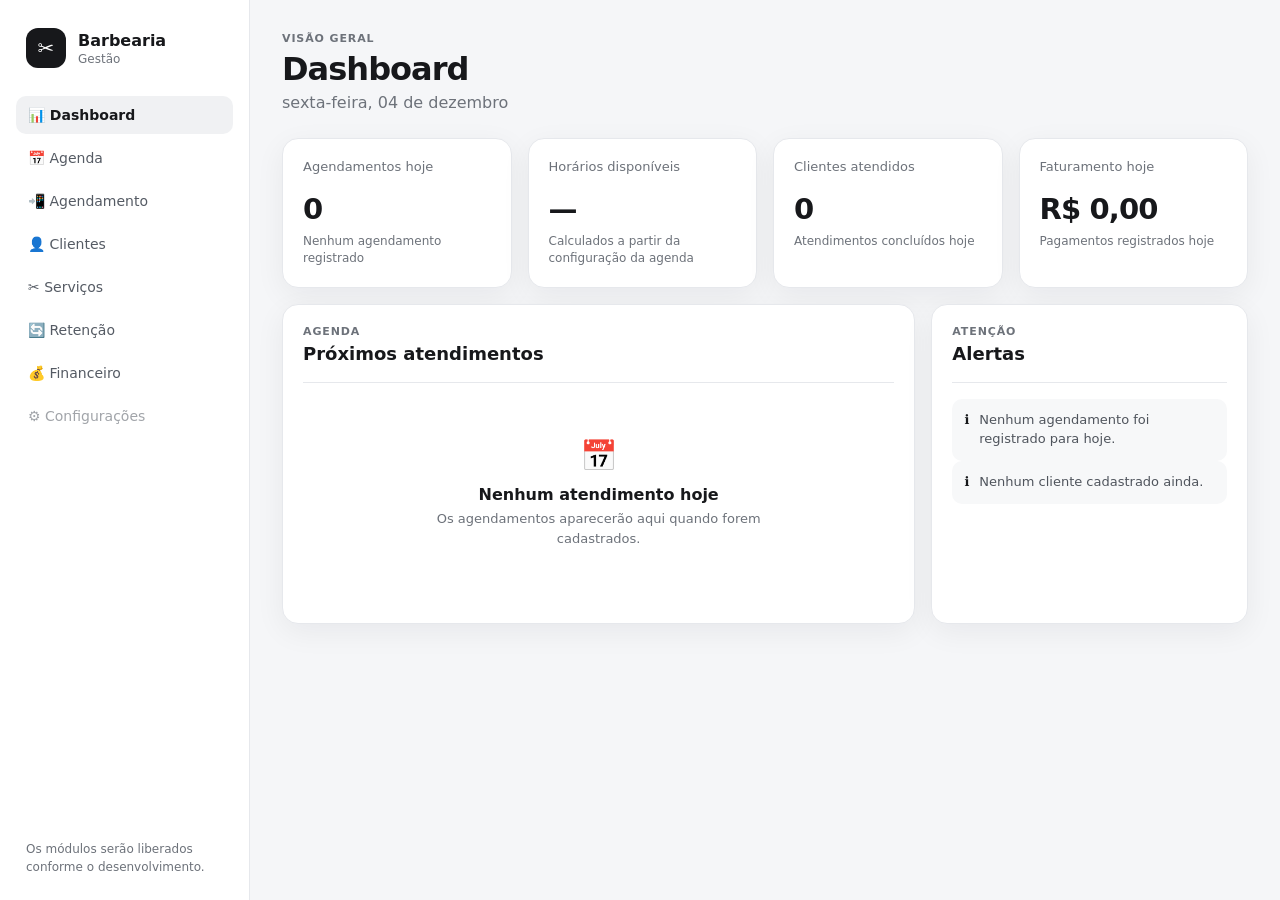
<file: index.html>
<!DOCTYPE html>
<html lang="pt-BR">
<head>
  <meta charset="UTF-8">
  <meta name="viewport" content="width=device-width, initial-scale=1.0">
  <meta name="description" content="Dashboard de gestão para barbearias.">
  <title>Barbearia — Dashboard</title>
  <link rel="stylesheet" href="css/style.css">
</head>
<body>
  <div class="app">
    <aside class="sidebar" aria-label="Navegação principal">
      <div class="brand">
        <span class="brand-mark" aria-hidden="true">✂</span>
        <div><strong>Barbearia</strong><small>Gestão</small></div>
      </div>
      <nav>
        <a class="nav-link active" href="index.html" aria-current="page">📊 Dashboard</a>
        <a class="nav-link" href="agenda.html">📅 Agenda</a>
        <a class="nav-link" href="agendamento.html">📲 Agendamento</a>
        <a class="nav-link" href="clientes.html">👤 Clientes</a>
        <a class="nav-link" href="servicos.html">✂️ Serviços</a>
        <a class="nav-link" href="retencao.html">🔄 Retenção</a>
        <a class="nav-link" href="financeiro.html">💰 Financeiro</a>
        <a class="nav-link" href="#" aria-disabled="true">⚙️ Configurações</a>
      </nav>
      <p class="sidebar-note">Os módulos serão liberados conforme o desenvolvimento.</p>
    </aside>

    <main class="main">
      <header class="topbar">
        <div>
          <p class="eyebrow">Visão geral</p>
          <h1>Dashboard</h1>
          <p id="today-label" class="muted"></p>
        </div>
      </header>

      <section class="cards" aria-label="Resumo do dia">
        <article class="card">
          <span class="card-label">Agendamentos hoje</span>
          <strong id="appointments-today">0</strong>
          <span class="card-help">Nenhum agendamento registrado</span>
        </article>
        <article class="card">
          <span class="card-label">Horários disponíveis</span>
          <strong id="available-slots">—</strong>
          <span class="card-help">Calculados a partir da configuração da agenda</span>
        </article>
        <article class="card">
          <span class="card-label">Clientes atendidos</span>
          <strong id="clients-served">0</strong>
          <span class="card-help">Atendimentos concluídos hoje</span>
        </article>
        <article class="card">
          <span class="card-label">Faturamento hoje</span>
          <strong id="revenue-today">R$ 0,00</strong>
          <span class="card-help">Pagamentos registrados hoje</span>
        </article>
      </section>

      <section class="dashboard-grid">
        <article class="panel">
          <div class="panel-header">
            <div>
              <p class="eyebrow">Agenda</p>
              <h2>Próximos atendimentos</h2>
            </div>
          </div>
          <div id="appointments-list" class="empty-state">
            <span class="empty-icon" aria-hidden="true">📅</span>
            <strong>Nenhum atendimento hoje</strong>
            <p>Os agendamentos aparecerão aqui quando forem cadastrados.</p>
          </div>
        </article>

        <article class="panel">
          <div class="panel-header">
            <div>
              <p class="eyebrow">Atenção</p>
              <h2>Alertas</h2>
            </div>
          </div>
          <div id="alerts" class="alert-list">
            <div class="alert-item">
              <span>ℹ️</span>
              <p>A agenda ainda não possui horários configurados.</p>
            </div>
          </div>
        </article>
      </section>
    </main>
  </div>
  <script src="js/app.js"></script>
</body>
</html>
</file>
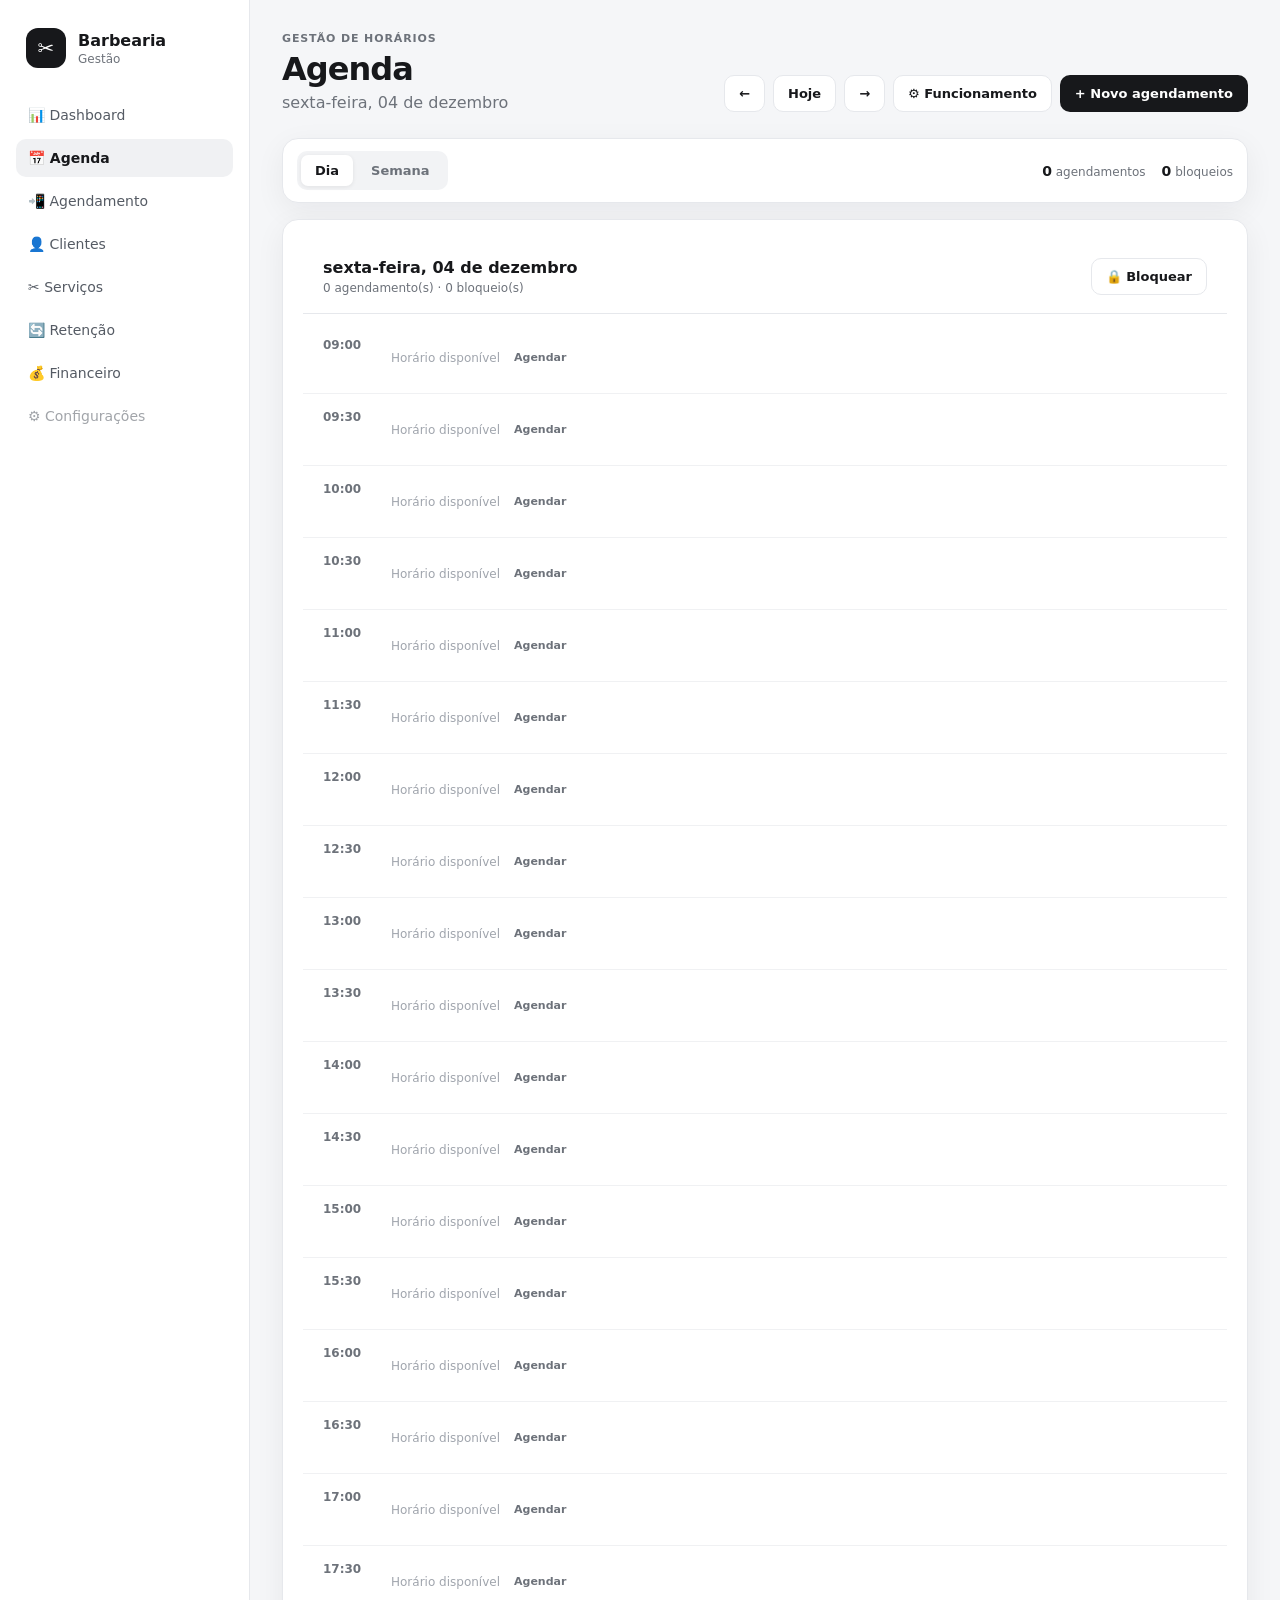
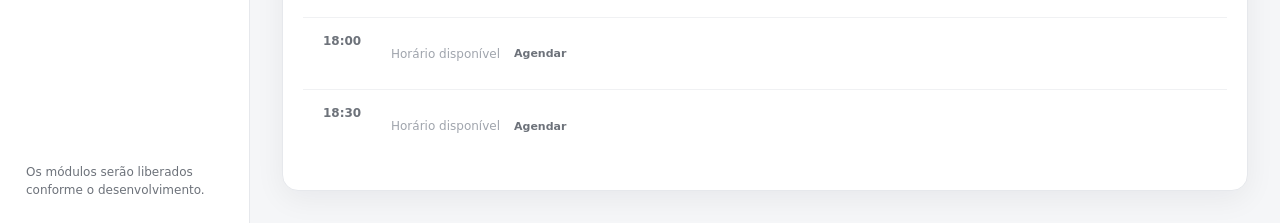
<file: agenda.html>
<!DOCTYPE html>
<html lang="pt-BR">
<head>
  <meta charset="UTF-8">
  <meta name="viewport" content="width=device-width, initial-scale=1.0">
  <meta name="description" content="Agenda de atendimentos da barbearia.">
  <title>Barbearia — Agenda</title>
  <link rel="stylesheet" href="css/style.css">
  <link rel="stylesheet" href="css/agenda.css">
</head>
<body>
  <div class="app">
    <aside class="sidebar" aria-label="Navegação principal">
      <div class="brand"><span class="brand-mark" aria-hidden="true">✂</span><div><strong>Barbearia</strong><small>Gestão</small></div></div>
      <nav>
        <a class="nav-link" href="index.html">📊 Dashboard</a>
        <a class="nav-link active" href="agenda.html" aria-current="page">📅 Agenda</a>
        <a class="nav-link" href="agendamento.html">📲 Agendamento</a>
        <a class="nav-link" href="clientes.html">👤 Clientes</a>
        <a class="nav-link" href="servicos.html">✂️ Serviços</a>
        <a class="nav-link" href="retencao.html">🔄 Retenção</a>
        <a class="nav-link" href="financeiro.html">💰 Financeiro</a>
        <a class="nav-link" href="#" aria-disabled="true">⚙️ Configurações</a>
      </nav>
      <p class="sidebar-note">Os módulos serão liberados conforme o desenvolvimento.</p>
    </aside>

    <main class="main">
      <header class="topbar agenda-topbar">
        <div><p class="eyebrow">Gestão de horários</p><h1>Agenda</h1><p id="agenda-period-label" class="muted"></p></div>
        <div class="agenda-actions">
          <button id="previous-day" class="button button-secondary" type="button" aria-label="Período anterior">←</button>
          <button id="today-button" class="button button-secondary" type="button">Hoje</button>
          <button id="next-day" class="button button-secondary" type="button" aria-label="Próximo período">→</button>
          <button id="settings-button" class="button button-secondary" type="button">⚙ Funcionamento</button>
          <button id="new-appointment" class="button button-primary" type="button">+ Novo agendamento</button>
        </div>
      </header>

      <section class="agenda-toolbar panel" aria-label="Controles da agenda">
        <div class="view-switcher" role="group" aria-label="Visualização">
          <button class="view-button active" type="button" data-view="day" aria-pressed="true">Dia</button>
          <button class="view-button" type="button" data-view="week" aria-pressed="false">Semana</button>
        </div>
        <div class="agenda-summary" aria-live="polite"><span><strong id="scheduled-count">0</strong> agendamentos</span><span><strong id="blocked-count">0</strong> bloqueios</span></div>
      </section>

      <section id="agenda-container" class="agenda-container" aria-live="polite"></section>
    </main>
  </div>

  <dialog id="appointment-dialog" class="modal">
    <form id="appointment-form" method="dialog">
      <input name="id" type="hidden">
      <div class="modal-header"><div><p class="eyebrow">Atendimento</p><h2 id="appointment-dialog-title">Agendar horário</h2></div><button id="close-dialog" class="icon-button" type="button" aria-label="Fechar">×</button></div>
      <div class="form-grid">
        <label>Cliente<input name="clientName" type="text" required maxlength="100" placeholder="Nome do cliente"></label>
        <label>WhatsApp<input name="clientPhone" type="tel" maxlength="20" placeholder="(00) 00000-0000"></label>
        <label>Serviço<input name="serviceName" type="text" required maxlength="100" placeholder="Ex.: Corte"></label>
        <label>Barbeiro<input name="barberName" type="text" maxlength="100" placeholder="Nome do barbeiro"></label>
        <label>Data<input name="date" type="date" required></label>
        <label>Horário<input name="time" type="time" required></label>
        <label>Duração<select name="duration"><option value="30">30 minutos</option><option value="45" selected>45 minutos</option><option value="60">60 minutos</option><option value="90">90 minutos</option><option value="120">120 minutos</option></select></label>
        <label>Observação<input name="notes" type="text" maxlength="200" placeholder="Opcional"></label>
      </div>
      <p id="form-error" class="form-error" role="alert" aria-live="assertive"></p>
      <div class="modal-actions"><button id="cancel-dialog" class="button button-secondary" type="button">Cancelar</button><button id="save-appointment" class="button button-primary" type="submit">Salvar agendamento</button></div>
    </form>
  </dialog>

  <dialog id="block-dialog" class="modal">
    <form id="block-form" method="dialog">
      <div class="modal-header"><div><p class="eyebrow">Indisponibilidade</p><h2>Bloquear horário</h2></div><button id="close-block-dialog" class="icon-button" type="button" aria-label="Fechar">×</button></div>
      <div class="form-grid"><label>Data<input name="date" type="date" required></label><label>Horário<input name="time" type="time" required></label><label>Motivo<input name="reason" type="text" maxlength="120" placeholder="Ex.: Compromisso pessoal"></label></div>
      <p id="block-error" class="form-error" role="alert" aria-live="assertive"></p>
      <div class="modal-actions"><button id="cancel-block-dialog" class="button button-secondary" type="button">Cancelar</button><button class="button button-primary" type="submit">Bloquear horário</button></div>
    </form>
  </dialog>

  <dialog id="settings-dialog" class="modal">
    <form id="settings-form" method="dialog">
      <div class="modal-header"><div><p class="eyebrow">Funcionamento</p><h2>Configurar agenda</h2></div><button id="close-settings-dialog" class="icon-button" type="button" aria-label="Fechar">×</button></div>
      <div class="settings-days"><span class="field-title">Dias de funcionamento</span><div class="day-checks">
        <label><input type="checkbox" name="operatingDays" value="1"> Seg</label><label><input type="checkbox" name="operatingDays" value="2"> Ter</label><label><input type="checkbox" name="operatingDays" value="3"> Qua</label><label><input type="checkbox" name="operatingDays" value="4"> Qui</label><label><input type="checkbox" name="operatingDays" value="5"> Sex</label><label><input type="checkbox" name="operatingDays" value="6"> Sáb</label><label><input type="checkbox" name="operatingDays" value="0"> Dom</label>
      </div></div>
      <div class="form-grid"><label>Abre às<input name="openingTime" type="time" required></label><label>Fecha às<input name="closingTime" type="time" required></label></div>
      <p id="settings-error" class="form-error" role="alert" aria-live="assertive"></p>
      <div class="modal-actions"><button id="cancel-settings-dialog" class="button button-secondary" type="button">Cancelar</button><button class="button button-primary" type="submit">Salvar funcionamento</button></div>
    </form>
  </dialog>

  <script src="js/agenda.js"></script>
</body>
</html>
</file>
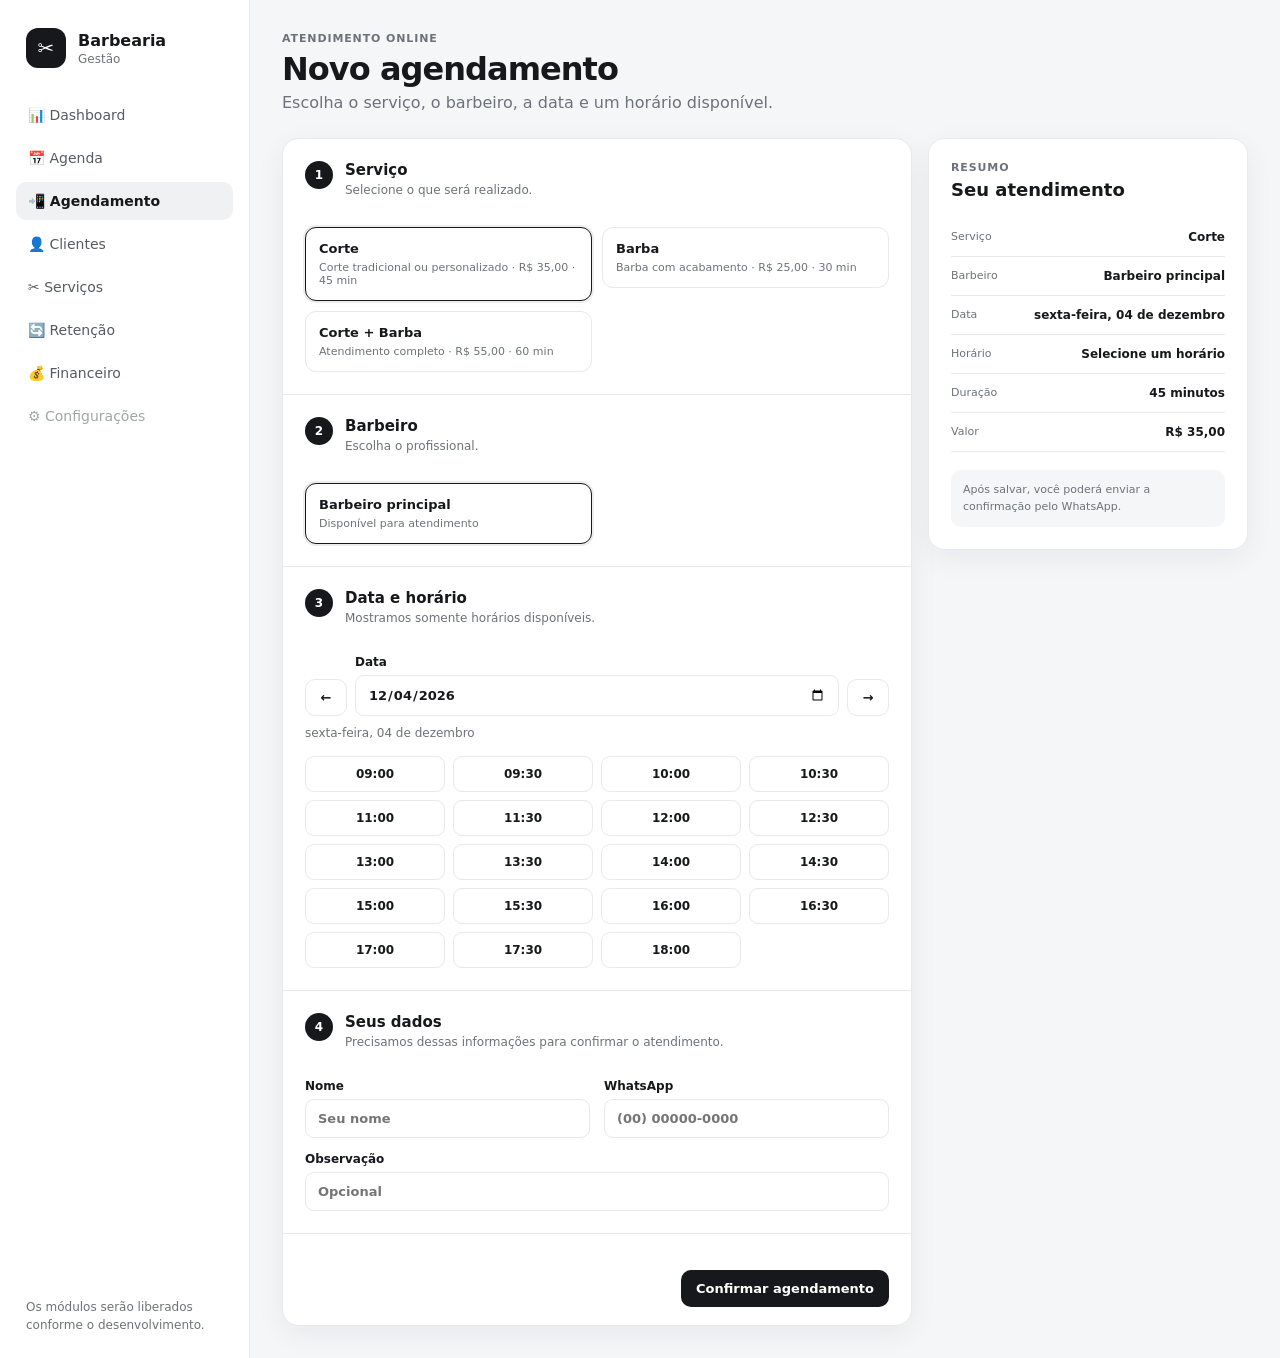
<file: agendamento.html>
<!DOCTYPE html>
<html lang="pt-BR">
<head>
  <meta charset="UTF-8">
  <meta name="viewport" content="width=device-width, initial-scale=1.0">
  <meta name="description" content="Agendamento online da barbearia.">
  <title>Barbearia — Agendamento</title>
  <link rel="stylesheet" href="css/style.css">
  <link rel="stylesheet" href="css/agendamento.css">
</head>
<body>
  <div class="app">
    <aside class="sidebar" aria-label="Navegação principal">
      <div class="brand"><span class="brand-mark" aria-hidden="true">✂</span><div><strong>Barbearia</strong><small>Gestão</small></div></div>
      <nav>
        <a class="nav-link" href="index.html">📊 Dashboard</a>
        <a class="nav-link" href="agenda.html">📅 Agenda</a>
        <a class="nav-link active" href="agendamento.html" aria-current="page">📲 Agendamento</a>
        <a class="nav-link" href="clientes.html">👤 Clientes</a>
        <a class="nav-link" href="servicos.html">✂️ Serviços</a>
        <a class="nav-link" href="retencao.html">🔄 Retenção</a>
        <a class="nav-link" href="financeiro.html">💰 Financeiro</a>
        <a class="nav-link" href="#" aria-disabled="true">⚙️ Configurações</a>
      </nav>
      <p class="sidebar-note">Os módulos serão liberados conforme o desenvolvimento.</p>
    </aside>

    <main class="main">
      <header class="topbar">
        <div>
          <p class="eyebrow">Atendimento online</p>
          <h1>Novo agendamento</h1>
          <p class="muted">Escolha o serviço, o barbeiro, a data e um horário disponível.</p>
        </div>
      </header>

      <section class="booking-layout">
        <form id="booking-form" class="panel booking-card" novalidate>
          <div class="booking-section">
            <div class="section-heading"><span class="step">1</span><div><h2>Serviço</h2><p>Selecione o que será realizado.</p></div></div>
            <div id="service-options" class="choice-grid" role="radiogroup" aria-label="Serviços"></div>
          </div>

          <div class="booking-section">
            <div class="section-heading"><span class="step">2</span><div><h2>Barbeiro</h2><p>Escolha o profissional.</p></div></div>
            <div id="barber-options" class="choice-grid" role="radiogroup" aria-label="Barbeiros"></div>
          </div>

          <div class="booking-section">
            <div class="section-heading"><span class="step">3</span><div><h2>Data e horário</h2><p>Mostramos somente horários disponíveis.</p></div></div>
            <div class="date-row">
              <button id="previous-date" class="button button-secondary" type="button" aria-label="Data anterior">←</button>
              <label class="date-field">Data<input id="booking-date" type="date" required></label>
              <button id="next-date" class="button button-secondary" type="button" aria-label="Próxima data">→</button>
            </div>
            <div id="date-hint" class="date-hint" aria-live="polite"></div>
            <div id="slot-options" class="slot-grid" role="radiogroup" aria-label="Horários disponíveis"></div>
          </div>

          <div class="booking-section">
            <div class="section-heading"><span class="step">4</span><div><h2>Seus dados</h2><p>Precisamos dessas informações para confirmar o atendimento.</p></div></div>
            <div class="form-grid">
              <label>Nome<input id="client-name" type="text" maxlength="100" autocomplete="name" required placeholder="Seu nome"></label>
              <label>WhatsApp<input id="client-phone" type="tel" maxlength="20" autocomplete="tel" required placeholder="(00) 00000-0000"></label>
              <label class="full">Observação<input id="client-notes" type="text" maxlength="200" placeholder="Opcional"></label>
            </div>
          </div>

          <p id="booking-error" class="form-error" role="alert" aria-live="assertive"></p>
          <div class="booking-actions"><button class="button button-primary" type="submit">Confirmar agendamento</button></div>
        </form>

        <aside class="panel booking-summary" aria-label="Resumo do agendamento">
          <p class="eyebrow">Resumo</p>
          <h2>Seu atendimento</h2>
          <dl>
            <div><dt>Serviço</dt><dd id="summary-service">Selecione um serviço</dd></div>
            <div><dt>Barbeiro</dt><dd id="summary-barber">Selecione um barbeiro</dd></div>
            <div><dt>Data</dt><dd id="summary-date">Selecione uma data</dd></div>
            <div><dt>Horário</dt><dd id="summary-time">Selecione um horário</dd></div>
            <div><dt>Duração</dt><dd id="summary-duration">—</dd></div>
            <div><dt>Valor</dt><dd id="summary-price">—</dd></div>
          </dl>
          <div class="summary-note">Após salvar, você poderá enviar a confirmação pelo WhatsApp.</div>
        </aside>
      </section>
    </main>
  </div>

  <dialog id="success-dialog" class="modal">
    <div class="success-content">
      <span class="success-icon" aria-hidden="true">✓</span>
      <p class="eyebrow">Agendamento realizado</p>
      <h2>Horário reservado</h2>
      <p id="success-message"></p>
      <div class="modal-actions">
        <button id="whatsapp-button" class="button button-primary" type="button">Confirmar pelo WhatsApp</button>
        <button id="close-success" class="button button-secondary" type="button">Fechar</button>
      </div>
    </div>
  </dialog>

  <script src="js/agendamento.js"></script>
</body>
</html>
</file>
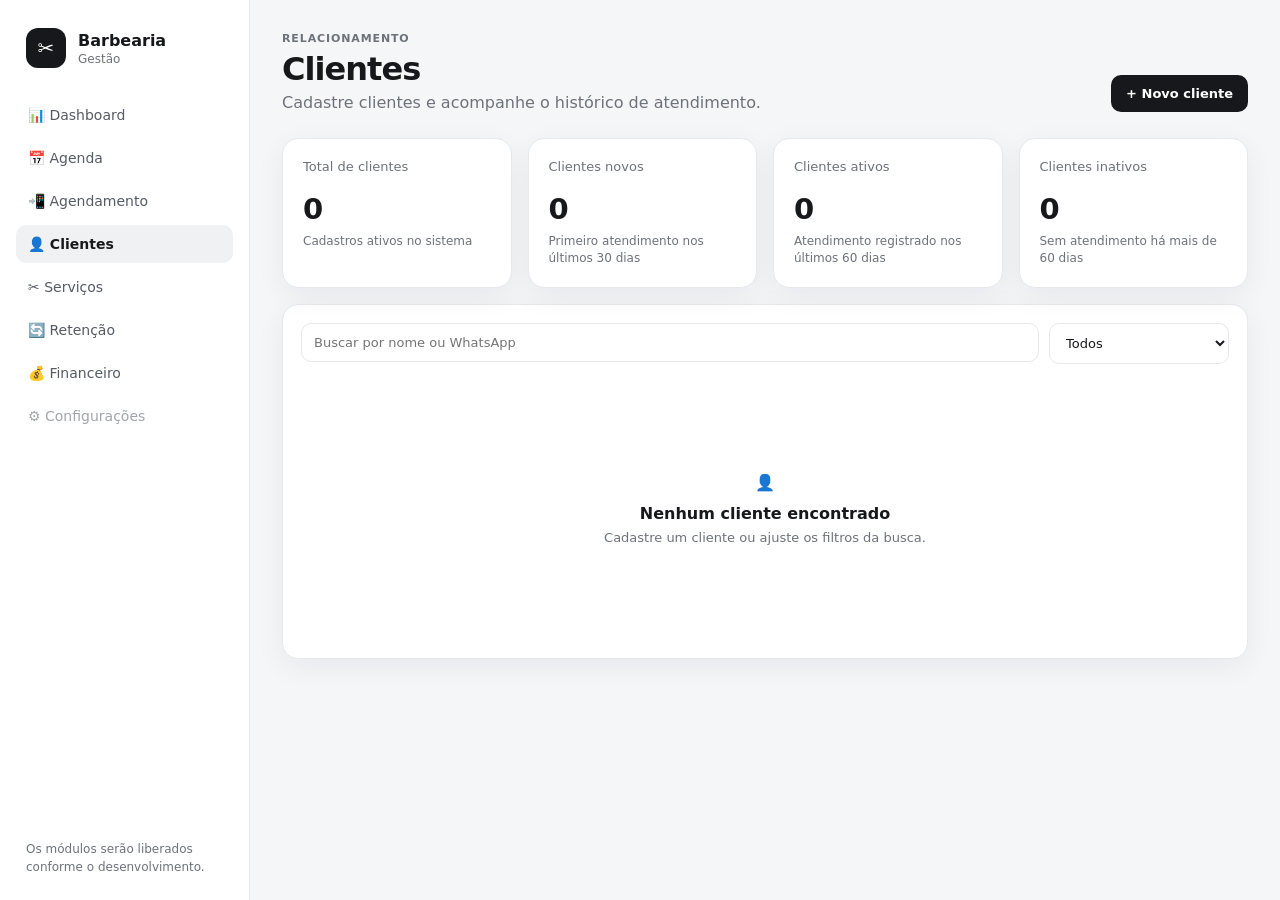
<file: clientes.html>
<!DOCTYPE html>
<html lang="pt-BR">
<head>
  <meta charset="UTF-8">
  <meta name="viewport" content="width=device-width, initial-scale=1.0">
  <meta name="description" content="Cadastro e acompanhamento de clientes da barbearia.">
  <title>Barbearia — Clientes</title>
  <link rel="stylesheet" href="css/style.css">
  <link rel="stylesheet" href="css/clientes.css">
</head>
<body>
  <div class="app">
    <aside class="sidebar" aria-label="Navegação principal">
      <div class="brand"><span class="brand-mark" aria-hidden="true">✂</span><div><strong>Barbearia</strong><small>Gestão</small></div></div>
      <nav>
        <a class="nav-link" href="index.html">📊 Dashboard</a>
        <a class="nav-link" href="agenda.html">📅 Agenda</a>
        <a class="nav-link" href="agendamento.html">📲 Agendamento</a>
        <a class="nav-link active" href="clientes.html" aria-current="page">👤 Clientes</a>
        <a class="nav-link" href="servicos.html">✂️ Serviços</a>
        <a class="nav-link" href="retencao.html">🔄 Retenção</a>
        <a class="nav-link" href="financeiro.html">💰 Financeiro</a>
        <a class="nav-link" href="#" aria-disabled="true">⚙️ Configurações</a>
      </nav>
      <p class="sidebar-note">Os módulos serão liberados conforme o desenvolvimento.</p>
    </aside>
    <main class="main">
      <header class="topbar clients-topbar">
        <div><p class="eyebrow">Relacionamento</p><h1>Clientes</h1><p class="muted">Cadastre clientes e acompanhe o histórico de atendimento.</p></div>
        <button id="new-client" class="button button-primary" type="button">+ Novo cliente</button>
      </header>

      <section class="client-stats" aria-label="Resumo dos clientes">
        <article class="card"><span class="card-label">Total de clientes</span><strong id="total-clients">0</strong><span class="card-help">Cadastros ativos no sistema</span></article>
        <article class="card"><span class="card-label">Clientes novos</span><strong id="new-clients">0</strong><span class="card-help">Primeiro atendimento nos últimos 30 dias</span></article>
        <article class="card"><span class="card-label">Clientes ativos</span><strong id="active-clients">0</strong><span class="card-help">Atendimento registrado nos últimos 60 dias</span></article>
        <article class="card"><span class="card-label">Clientes inativos</span><strong id="inactive-clients">0</strong><span class="card-help">Sem atendimento há mais de 60 dias</span></article>
      </section>

      <section class="panel clients-panel">
        <div class="clients-toolbar">
          <label class="search-field"><span class="sr-only">Pesquisar clientes</span><input id="client-search" type="search" placeholder="Buscar por nome ou WhatsApp" autocomplete="off"></label>
          <select id="client-filter" aria-label="Filtrar clientes">
            <option value="todos">Todos</option><option value="novos">Novos</option><option value="ativos">Ativos</option><option value="inativos">Inativos</option>
          </select>
        </div>
        <div id="clients-list" class="clients-list" aria-live="polite"></div>
      </section>
    </main>
  </div>

  <dialog id="client-dialog" class="modal">
    <form id="client-form" method="dialog">
      <input name="id" type="hidden">
      <div class="modal-header"><div><p class="eyebrow">Cadastro</p><h2 id="client-dialog-title">Novo cliente</h2></div><button id="close-client-dialog" class="icon-button" type="button" aria-label="Fechar">×</button></div>
      <div class="form-grid">
        <label>Nome<input name="name" type="text" required maxlength="100" autocomplete="name" placeholder="Nome completo"></label>
        <label>WhatsApp<input name="phone" type="tel" maxlength="20" autocomplete="tel" placeholder="(00) 00000-0000"></label>
        <label class="full-field">Preferências<input name="preferences" type="text" maxlength="240" placeholder="Ex.: prefere degradê baixo"></label>
        <label class="full-field">Observações<textarea name="notes" maxlength="500" rows="4" placeholder="Observações importantes sobre o cliente"></textarea></label>
      </div>
      <p id="client-form-error" class="form-error" role="alert" aria-live="assertive"></p>
      <div class="modal-actions"><button id="cancel-client-dialog" class="button button-secondary" type="button">Cancelar</button><button class="button button-primary" type="submit">Salvar cliente</button></div>
    </form>
  </dialog>

  <dialog id="history-dialog" class="modal history-modal">
    <div class="modal-header"><div><p class="eyebrow">Histórico</p><h2 id="history-title">Cliente</h2></div><button id="close-history-dialog" class="icon-button" type="button" aria-label="Fechar">×</button></div>
    <div id="history-summary" class="history-summary"></div>
    <div id="history-list" class="history-list"></div>
  </dialog>
  <script src="js/clientes.js"></script>
</body>
</html>
</file>
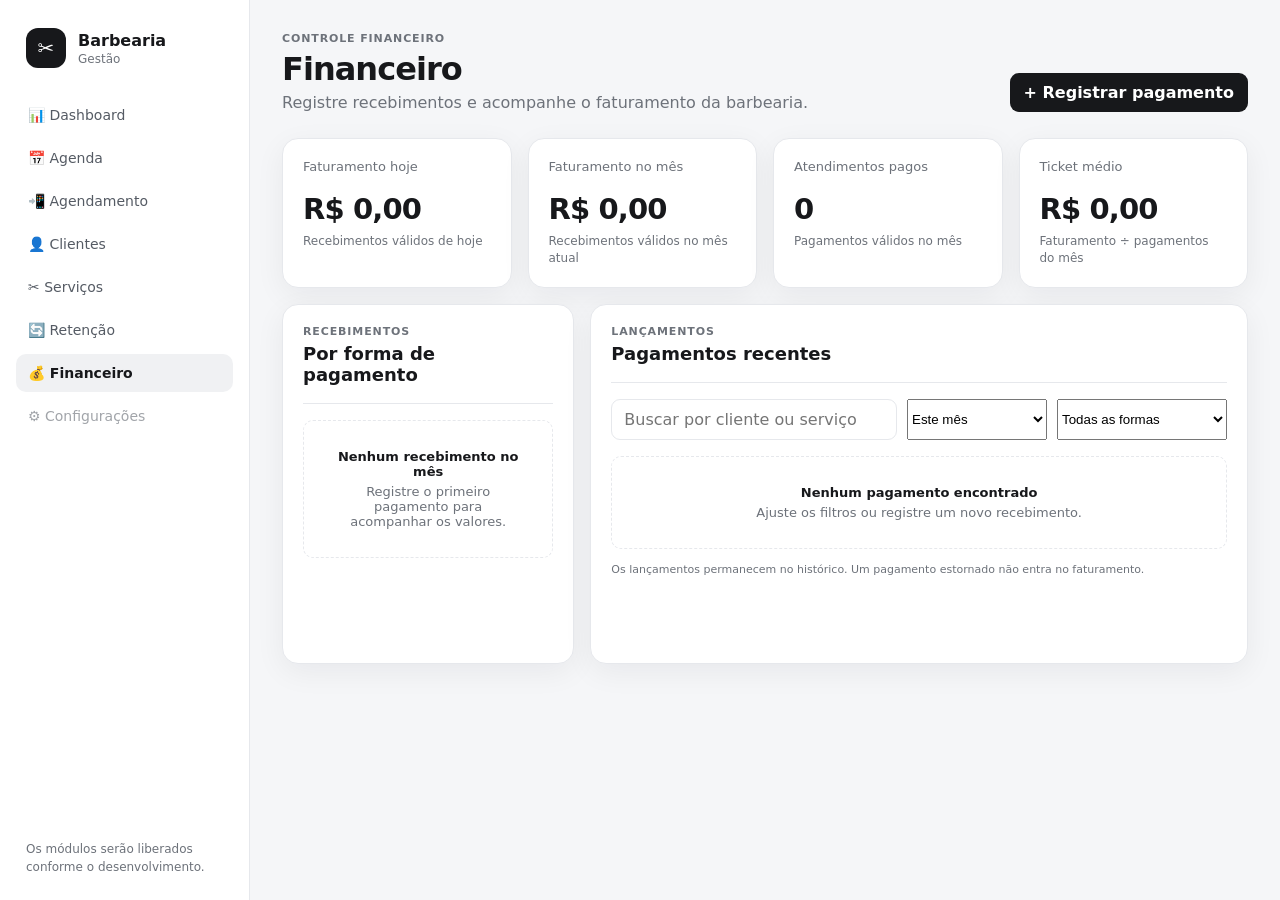
<file: financeiro.html>
<!DOCTYPE html><html lang="pt-BR"><head><meta charset="UTF-8"><meta name="viewport" content="width=device-width, initial-scale=1.0"><meta name="description" content="Controle financeiro da barbearia."><title>Barbearia — Financeiro</title><link rel="stylesheet" href="css/style.css"><link rel="stylesheet" href="css/financeiro.css"></head><body><div class="app"><aside class="sidebar" aria-label="Navegação principal"><div class="brand"><span class="brand-mark" aria-hidden="true">✂</span><div><strong>Barbearia</strong><small>Gestão</small></div></div><nav><a class="nav-link" href="index.html">📊 Dashboard</a><a class="nav-link" href="agenda.html">📅 Agenda</a><a class="nav-link" href="agendamento.html">📲 Agendamento</a><a class="nav-link" href="clientes.html">👤 Clientes</a><a class="nav-link" href="servicos.html">✂️ Serviços</a><a class="nav-link" href="retencao.html">🔄 Retenção</a><a class="nav-link active" href="financeiro.html" aria-current="page">💰 Financeiro</a><a class="nav-link" href="#" aria-disabled="true">⚙️ Configurações</a></nav><p class="sidebar-note">Os módulos serão liberados conforme o desenvolvimento.</p></aside><main class="main"><header class="topbar finance-topbar"><div><p class="eyebrow">Controle financeiro</p><h1>Financeiro</h1><p class="muted">Registre recebimentos e acompanhe o faturamento da barbearia.</p></div><button id="new-payment" class="button button-primary" type="button">+ Registrar pagamento</button></header><section class="finance-stats" aria-label="Resumo financeiro"><article class="card"><span class="card-label">Faturamento hoje</span><strong id="revenue-today">R$ 0,00</strong><span class="card-help">Recebimentos válidos de hoje</span></article><article class="card"><span class="card-label">Faturamento no mês</span><strong id="revenue-month">R$ 0,00</strong><span class="card-help">Recebimentos válidos no mês atual</span></article><article class="card"><span class="card-label">Atendimentos pagos</span><strong id="paid-count">0</strong><span class="card-help">Pagamentos válidos no mês</span></article><article class="card"><span class="card-label">Ticket médio</span><strong id="average-ticket">R$ 0,00</strong><span class="card-help">Faturamento ÷ pagamentos do mês</span></article></section><section class="finance-grid"><article class="panel payment-methods"><div class="panel-header"><div><p class="eyebrow">Recebimentos</p><h2>Por forma de pagamento</h2></div></div><div id="method-summary" class="method-summary" aria-live="polite"></div></article><article class="panel"><div class="panel-header"><div><p class="eyebrow">Lançamentos</p><h2>Pagamentos recentes</h2></div></div><div class="finance-toolbar"><label class="search-field"><span class="sr-only">Pesquisar pagamentos</span><input id="payment-search" type="search" placeholder="Buscar por cliente ou serviço" autocomplete="off"></label><select id="payment-period" aria-label="Período"><option value="today">Hoje</option><option value="month" selected>Este mês</option><option value="all">Todos</option></select><select id="payment-method" aria-label="Forma de pagamento"><option value="todos">Todas as formas</option><option value="pix">Pix</option><option value="dinheiro">Dinheiro</option><option value="debito">Débito</option><option value="credito">Crédito</option></select></div><div id="payments-list" class="payments-list" aria-live="polite"></div><p class="finance-note">Os lançamentos permanecem no histórico. Um pagamento estornado não entra no faturamento.</p></article></section></main></div><dialog id="payment-dialog" class="modal"><form id="payment-form" method="dialog"><input name="id" type="hidden"><div class="modal-header"><div><p class="eyebrow">Recebimento</p><h2 id="payment-dialog-title">Registrar pagamento</h2></div><button id="close-payment-dialog" class="icon-button" type="button" aria-label="Fechar">×</button></div><div class="form-grid"><label>Cliente<input name="clientName" type="text" required maxlength="100" placeholder="Nome do cliente"></label><label>WhatsApp<input name="clientPhone" type="tel" maxlength="20" placeholder="(00) 00000-0000"></label><label>Serviço<input name="serviceName" type="text" required maxlength="100" placeholder="Ex.: Corte"></label><label>Valor (R$)<input name="amount" type="number" required min="0.01" step="0.01" inputmode="decimal" placeholder="35,00"></label><label>Data<input name="date" type="date" required></label><label>Forma de pagamento<select name="method" required><option value="pix">Pix</option><option value="dinheiro">Dinheiro</option><option value="debito">Débito</option><option value="credito">Crédito</option></select></label><label class="full-field">Observação<input name="notes" type="text" maxlength="200" placeholder="Opcional"></label></div><p id="payment-form-error" class="form-error" role="alert" aria-live="assertive"></p><div class="modal-actions"><button id="cancel-payment-dialog" class="button button-secondary" type="button">Cancelar</button><button class="button button-primary" type="submit">Salvar pagamento</button></div></form></dialog><script src="js/financeiro.js"></script></body></html>
</file>
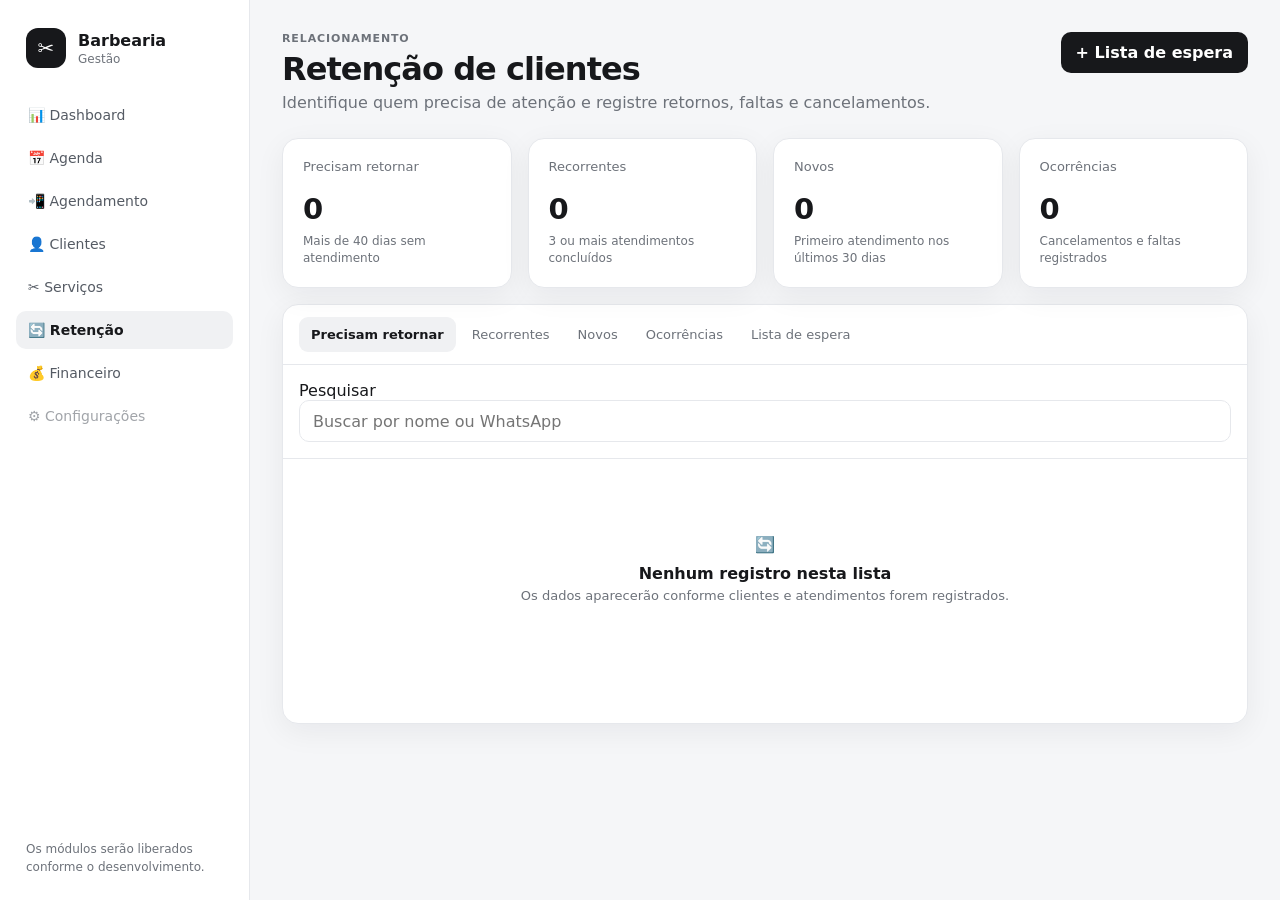
<file: retencao.html>
<!DOCTYPE html>
<html lang="pt-BR">
<head>
  <meta charset="UTF-8">
  <meta name="viewport" content="width=device-width, initial-scale=1.0">
  <meta name="description" content="Retenção e acompanhamento de clientes da barbearia.">
  <title>Barbearia — Retenção</title>
  <link rel="stylesheet" href="css/style.css">
  <link rel="stylesheet" href="css/retencao.css">
</head>
<body>
  <div class="app">
    <aside class="sidebar" aria-label="Navegação principal">
      <div class="brand"><span class="brand-mark" aria-hidden="true">✂</span><div><strong>Barbearia</strong><small>Gestão</small></div></div>
      <nav>
        <a class="nav-link" href="index.html">📊 Dashboard</a>
        <a class="nav-link" href="agenda.html">📅 Agenda</a>
        <a class="nav-link" href="agendamento.html">📲 Agendamento</a>
        <a class="nav-link" href="clientes.html">👤 Clientes</a>
        <a class="nav-link" href="servicos.html">✂️ Serviços</a>
        <a class="nav-link active" href="retencao.html" aria-current="page">🔄 Retenção</a>
        <a class="nav-link" href="financeiro.html">💰 Financeiro</a>
        <a class="nav-link" href="#" aria-disabled="true">⚙️ Configurações</a>
      </nav>
      <p class="sidebar-note">Os módulos serão liberados conforme o desenvolvimento.</p>
    </aside>
    <main class="main">
      <header class="topbar retention-topbar">
        <div><p class="eyebrow">Relacionamento</p><h1>Retenção de clientes</h1><p class="muted">Identifique quem precisa de atenção e registre retornos, faltas e cancelamentos.</p></div>
        <button id="new-waiting" class="button button-primary" type="button">+ Lista de espera</button>
      </header>

      <section class="retention-stats" aria-label="Resumo da retenção">
        <article class="card"><span class="card-label">Precisam retornar</span><strong id="return-count">0</strong><span class="card-help">Mais de 40 dias sem atendimento</span></article>
        <article class="card"><span class="card-label">Recorrentes</span><strong id="recurring-count">0</strong><span class="card-help">3 ou mais atendimentos concluídos</span></article>
        <article class="card"><span class="card-label">Novos</span><strong id="new-count">0</strong><span class="card-help">Primeiro atendimento nos últimos 30 dias</span></article>
        <article class="card"><span class="card-label">Ocorrências</span><strong id="occurrence-count">0</strong><span class="card-help">Cancelamentos e faltas registrados</span></article>
      </section>

      <section class="panel retention-panel">
        <div class="retention-tabs" role="tablist" aria-label="Listas de retenção">
          <button class="retention-tab active" type="button" role="tab" aria-selected="true" data-tab="retorno">Precisam retornar</button>
          <button class="retention-tab" type="button" role="tab" aria-selected="false" data-tab="recorrentes">Recorrentes</button>
          <button class="retention-tab" type="button" role="tab" aria-selected="false" data-tab="novos">Novos</button>
          <button class="retention-tab" type="button" role="tab" aria-selected="false" data-tab="ocorrencias">Ocorrências</button>
          <button class="retention-tab" type="button" role="tab" aria-selected="false" data-tab="espera">Lista de espera</button>
        </div>
        <div class="retention-toolbar">
          <label class="search-field"><span class="sr-only">Pesquisar</span><input id="retention-search" type="search" placeholder="Buscar por nome ou WhatsApp" autocomplete="off"></label>
        </div>
        <div id="retention-list" class="retention-list" aria-live="polite"></div>
      </section>
    </main>
  </div>

  <dialog id="waiting-dialog" class="modal">
    <form id="waiting-form" method="dialog">
      <div class="modal-header"><div><p class="eyebrow">Disponibilidade</p><h2>Adicionar à lista de espera</h2></div><button id="close-waiting" class="icon-button" type="button" aria-label="Fechar">×</button></div>
      <div class="form-grid">
        <label>Cliente<input name="clientName" type="text" required maxlength="100" placeholder="Nome do cliente"></label>
        <label>WhatsApp<input name="clientPhone" type="tel" maxlength="20" placeholder="(00) 00000-0000"></label>
        <label>Serviço<input name="serviceName" type="text" maxlength="100" placeholder="Ex.: Corte"></label>
        <label>Preferência de data<input name="preferredDate" type="date"></label>
        <label class="full-field">Observação<input name="notes" type="text" maxlength="240" placeholder="Horário ou preferência do cliente"></label>
      </div>
      <p id="waiting-error" class="form-error" role="alert" aria-live="assertive"></p>
      <div class="modal-actions"><button id="cancel-waiting" class="button button-secondary" type="button">Cancelar</button><button class="button button-primary" type="submit">Adicionar</button></div>
    </form>
  </dialog>
  <script src="js/retencao.js"></script>
</body>
</html>
</file>
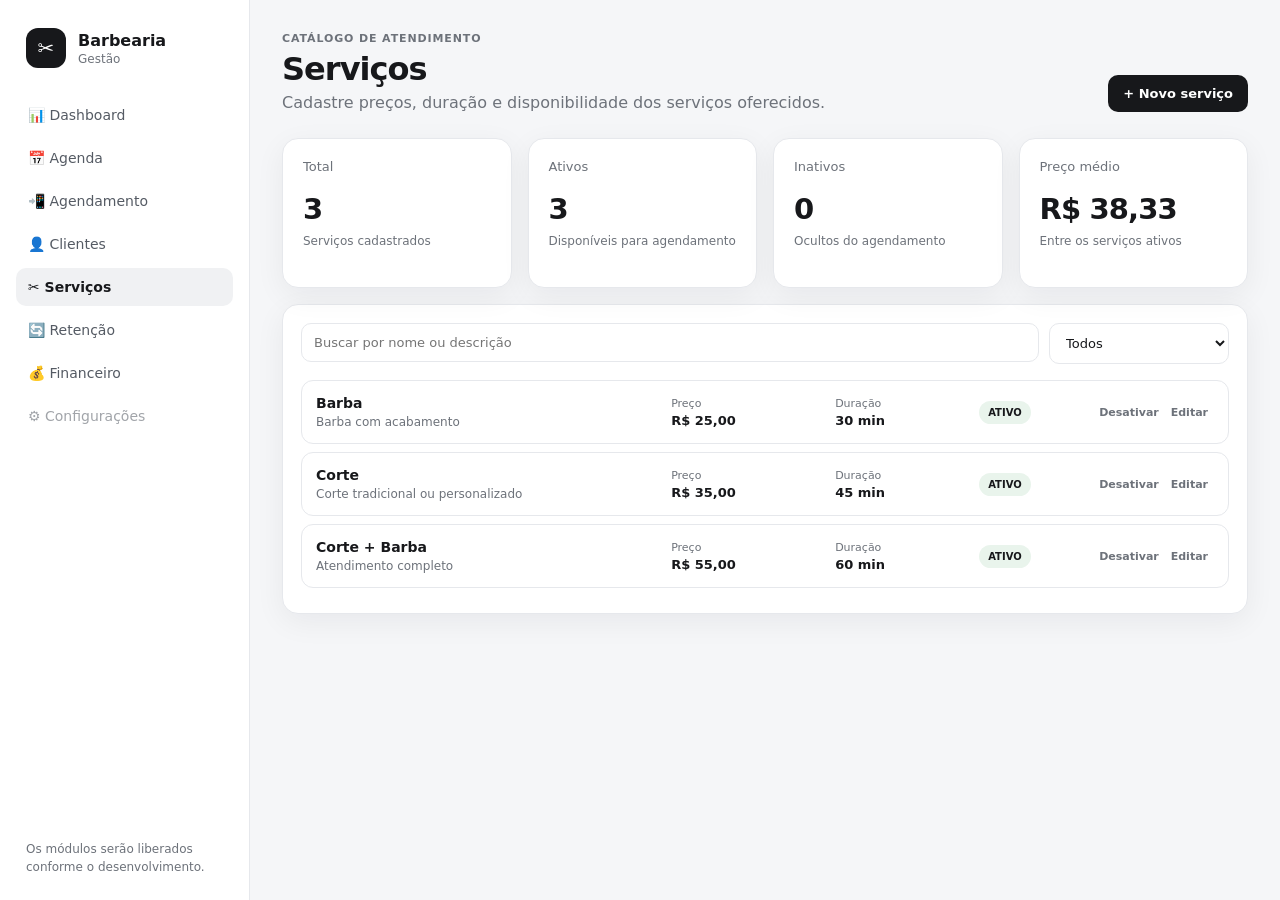
<file: servicos.html>
<!DOCTYPE html>
<html lang="pt-BR">
<head>
  <meta charset="UTF-8">
  <meta name="viewport" content="width=device-width, initial-scale=1.0">
  <meta name="description" content="Cadastro e gestão de serviços da barbearia.">
  <title>Barbearia — Serviços</title>
  <link rel="stylesheet" href="css/style.css">
  <link rel="stylesheet" href="css/servicos.css">
</head>
<body>
  <div class="app">
    <aside class="sidebar" aria-label="Navegação principal">
      <div class="brand"><span class="brand-mark" aria-hidden="true">✂</span><div><strong>Barbearia</strong><small>Gestão</small></div></div>
      <nav>
        <a class="nav-link" href="index.html">📊 Dashboard</a>
        <a class="nav-link" href="agenda.html">📅 Agenda</a>
        <a class="nav-link" href="agendamento.html">📲 Agendamento</a>
        <a class="nav-link" href="clientes.html">👤 Clientes</a>
        <a class="nav-link active" href="servicos.html" aria-current="page">✂️ Serviços</a>
        <a class="nav-link" href="retencao.html">🔄 Retenção</a>
        <a class="nav-link" href="financeiro.html">💰 Financeiro</a>
        <a class="nav-link" href="#" aria-disabled="true">⚙️ Configurações</a>
      </nav>
      <p class="sidebar-note">Os módulos serão liberados conforme o desenvolvimento.</p>
    </aside>
    <main class="main">
      <header class="topbar services-topbar">
        <div><p class="eyebrow">Catálogo de atendimento</p><h1>Serviços</h1><p class="muted">Cadastre preços, duração e disponibilidade dos serviços oferecidos.</p></div>
        <button id="new-service" class="button button-primary" type="button">+ Novo serviço</button>
      </header>
      <section class="service-stats" aria-label="Resumo dos serviços">
        <article class="card"><span class="card-label">Total</span><strong id="total-services">0</strong><span class="card-help">Serviços cadastrados</span></article>
        <article class="card"><span class="card-label">Ativos</span><strong id="active-services">0</strong><span class="card-help">Disponíveis para agendamento</span></article>
        <article class="card"><span class="card-label">Inativos</span><strong id="inactive-services">0</strong><span class="card-help">Ocultos do agendamento</span></article>
        <article class="card"><span class="card-label">Preço médio</span><strong id="average-price">R$ 0,00</strong><span class="card-help">Entre os serviços ativos</span></article>
      </section>
      <section class="panel services-panel">
        <div class="services-toolbar">
          <label class="search-field"><span class="sr-only">Pesquisar serviços</span><input id="service-search" type="search" placeholder="Buscar por nome ou descrição" autocomplete="off"></label>
          <select id="service-filter" aria-label="Filtrar serviços"><option value="todos">Todos</option><option value="ativos">Ativos</option><option value="inativos">Inativos</option></select>
        </div>
        <div id="services-list" class="services-list" aria-live="polite"></div>
      </section>
    </main>
  </div>
  <dialog id="service-dialog" class="modal">
    <form id="service-form" method="dialog">
      <input name="id" type="hidden">
      <div class="modal-header"><div><p class="eyebrow">Cadastro</p><h2 id="service-dialog-title">Novo serviço</h2></div><button id="close-service-dialog" class="icon-button" type="button" aria-label="Fechar">×</button></div>
      <div class="form-grid">
        <label>Nome<input name="name" type="text" required maxlength="100" placeholder="Ex.: Corte"></label>
        <label>Preço (R$)<input name="price" type="number" required min="0" step="0.01" inputmode="decimal" placeholder="35,00"></label>
        <label class="full-field">Descrição<input name="description" type="text" maxlength="240" placeholder="Descreva brevemente o serviço"></label>
        <label>Duração<select name="duration"><option value="30">30 minutos</option><option value="45">45 minutos</option><option value="60">60 minutos</option><option value="90">90 minutos</option><option value="120">120 minutos</option><option value="150">150 minutos</option><option value="180">180 minutos</option></select></label>
        <label class="status-field">Status<label class="switch"><input name="active" type="checkbox" checked><span>Serviço ativo</span></label></label>
      </div>
      <p id="service-form-error" class="form-error" role="alert" aria-live="assertive"></p>
      <div class="modal-actions"><button id="cancel-service-dialog" class="button button-secondary" type="button">Cancelar</button><button class="button button-primary" type="submit">Salvar serviço</button></div>
    </form>
  </dialog>
  <script src="js/servicos.js"></script>
</body>
</html>
</file>
<file: css/style.css>
:root{--bg:#f5f6f8;--surface:#fff;--text:#17181b;--muted:#6d727a;--border:#e6e8ec;--primary:#17181b;--shadow:0 8px 30px rgba(20,22,26,.06);font-family:Inter,system-ui,-apple-system,BlinkMacSystemFont,"Segoe UI",sans-serif}*{box-sizing:border-box}body{margin:0;background:var(--bg);color:var(--text)}a{text-decoration:none;color:inherit}.app{min-height:100vh;display:flex}.sidebar{width:250px;background:var(--surface);border-right:1px solid var(--border);padding:24px 16px;display:flex;flex-direction:column;flex-shrink:0}.brand{display:flex;gap:12px;align-items:center;padding:4px 10px 28px}.brand-mark{width:40px;height:40px;border-radius:12px;background:var(--primary);color:#fff;display:grid;place-items:center;font-size:20px}.brand strong,.brand small{display:block}.brand small{color:var(--muted);font-size:12px;margin-top:2px}nav{display:grid;gap:5px}.nav-link{padding:11px 12px;border-radius:10px;font-size:14px;color:#555b64}.nav-link.active{background:#f0f1f3;color:var(--text);font-weight:700}.nav-link[aria-disabled=true]{opacity:.55;cursor:default}.sidebar-note{margin:auto 10px 0;color:var(--muted);font-size:12px;line-height:1.5}.main{width:100%;max-width:1500px;margin:0 auto;padding:32px}.topbar{margin-bottom:26px}.eyebrow{margin:0 0 5px;text-transform:uppercase;letter-spacing:.08em;font-size:11px;font-weight:800;color:var(--muted)}h1,h2,p{margin-top:0}h1{margin-bottom:5px;font-size:32px;letter-spacing:-.03em}h2{margin-bottom:0;font-size:18px}.muted{color:var(--muted);margin-bottom:0}.cards{display:grid;grid-template-columns:repeat(4,minmax(0,1fr));gap:16px}.card,.panel{background:var(--surface);border:1px solid var(--border);border-radius:16px;box-shadow:var(--shadow)}.card{padding:20px;min-height:150px;display:flex;flex-direction:column}.card-label{font-size:13px;color:var(--muted)}.card strong{font-size:29px;margin:18px 0 7px;letter-spacing:-.03em}.card-help{font-size:12px;color:var(--muted);line-height:1.4}.dashboard-grid{display:grid;grid-template-columns:2fr 1fr;gap:16px;margin-top:16px}.panel{padding:20px;min-height:310px}.panel-header{padding-bottom:18px;border-bottom:1px solid var(--border)}.empty-state{min-height:220px;display:grid;place-content:center;text-align:center;justify-items:center;color:var(--muted);padding:24px}.empty-state strong{color:var(--text);margin:12px 0 5px}.empty-state p{max-width:360px;font-size:13px;line-height:1.5;margin:0}.empty-icon{font-size:30px}.alert-list{padding-top:16px}.alert-item{display:flex;gap:10px;padding:12px;background:#f7f8f9;border-radius:10px;font-size:13px;line-height:1.45}.alert-item p{margin:0;color:#4f545c}@media(max-width:1000px){.sidebar{width:210px}.cards{grid-template-columns:repeat(2,1fr)}.dashboard-grid{grid-template-columns:1fr}}@media(max-width:680px){.app{display:block}.sidebar{width:100%;padding:14px;border-right:0;border-bottom:1px solid var(--border)}.brand{padding:4px 6px 14px}.sidebar nav{display:flex;overflow:auto;padding-bottom:2px}.nav-link{white-space:nowrap}.sidebar-note{display:none}.main{padding:22px 16px}.cards{grid-template-columns:1fr 1fr;gap:10px}.card{padding:15px;min-height:135px}.card strong{font-size:24px;margin-top:14px}.dashboard-grid{margin-top:10px}.panel{padding:16px}}@media(max-width:430px){.cards{grid-template-columns:1fr}.card{min-height:auto}.topbar{margin-bottom:18px}h1{font-size:28px}}
.appointment-list{display:grid;gap:8px;padding-top:16px}.appointment-row{display:grid;grid-template-columns:64px 1fr auto;gap:12px;align-items:center;padding:13px 14px;border:1px solid var(--border);border-radius:10px;background:#fafbfc}.appointment-row strong{font-size:14px}.appointment-row span{font-size:14px;font-weight:600}.appointment-row small{color:var(--muted);font-size:12px;text-align:right}.appointment-row + .appointment-row{margin-top:0}@media(max-width:520px){.appointment-row{grid-template-columns:52px 1fr}.appointment-row small{grid-column:2;text-align:left;margin-top:-7px}}
</file>
<file: css/agenda.css>
.agenda-topbar{display:flex;justify-content:space-between;gap:20px;align-items:flex-end}.agenda-actions{display:flex;gap:8px;align-items:center;flex-wrap:wrap}.button{border:1px solid transparent;border-radius:10px;padding:10px 14px;font:inherit;font-size:13px;font-weight:700;cursor:pointer}.button-primary{background:var(--primary);color:#fff}.button-secondary{background:var(--surface);color:var(--text);border-color:var(--border)}.button:focus-visible,.view-button:focus-visible,.icon-button:focus-visible,input:focus-visible,select:focus-visible{outline:3px solid rgba(23,24,27,.18);outline-offset:2px}.button:disabled{opacity:.55;cursor:not-allowed}.agenda-toolbar{margin-bottom:16px;padding:12px 14px;min-height:auto;display:flex;justify-content:space-between;align-items:center;gap:12px}.view-switcher{display:flex;gap:4px;background:#f2f3f5;padding:4px;border-radius:10px}.view-button{border:0;background:transparent;border-radius:7px;padding:8px 14px;font:inherit;font-size:13px;font-weight:700;color:var(--muted);cursor:pointer}.view-button.active{background:var(--surface);color:var(--text);box-shadow:0 1px 4px rgba(20,22,26,.08)}.agenda-summary{display:flex;gap:16px;color:var(--muted);font-size:12px}.agenda-summary strong{color:var(--text);font-size:14px}.agenda-container{display:grid;gap:16px}.day-card{overflow:hidden}.day-header{display:flex;justify-content:space-between;align-items:center;gap:12px;padding:18px 20px;border-bottom:1px solid var(--border)}.day-header h2{font-size:16px}.day-header p{margin:4px 0 0;color:var(--muted);font-size:12px}.day-actions{display:flex;gap:8px}.schedule{padding:8px 0}.slot{display:grid;grid-template-columns:76px 1fr;min-height:72px;border-bottom:1px solid #f0f1f3}.slot:last-child{border-bottom:0}.slot-time{padding:16px 12px 16px 20px;color:var(--muted);font-size:12px;font-weight:700}.slot-content{padding:10px 20px 10px 12px;display:flex;align-items:center;gap:10px;min-width:0}.slot-empty{color:#a0a5ad;font-size:12px}.appointment{width:100%;display:flex;justify-content:space-between;align-items:center;gap:12px;padding:11px 13px;background:#f7f8f9;border:1px solid var(--border);border-radius:10px}.appointment-info{min-width:0}.appointment-info strong,.appointment-info span{display:block;overflow:hidden;text-overflow:ellipsis;white-space:nowrap}.appointment-info strong{font-size:13px}.appointment-info span{font-size:12px;color:var(--muted);margin-top:3px}.appointment-meta{display:flex;align-items:center;gap:7px;flex-shrink:0}.status-badge{padding:5px 8px;border-radius:999px;background:#e9eaed;font-size:10px;font-weight:800;text-transform:uppercase}.slot.blocked .slot-content{background:#fafafa}.blocked-item{width:100%;display:flex;justify-content:space-between;align-items:center;gap:10px;padding:10px 13px;border:1px dashed #c8ccd2;border-radius:10px;background:#f5f6f8}.blocked-item span{font-size:12px;color:var(--muted)}.text-button{border:0;background:transparent;padding:4px;color:var(--muted);font:inherit;font-size:11px;font-weight:700;cursor:pointer}.text-button:hover{color:var(--text)}.week-scroll{overflow-x:auto;padding-bottom:4px}.week-grid{display:grid;grid-template-columns:repeat(7,minmax(170px,1fr));gap:8px;min-width:1210px}.week-day{min-width:0}.week-day .day-header{display:block;padding:14px}.week-day .day-header h2{font-size:13px}.week-day .day-header p{font-size:11px}.week-day .schedule{padding:4px}.week-day .slot{grid-template-columns:1fr;min-height:68px}.week-day .slot-time{padding:9px 10px 2px}.week-day .slot-content{padding:4px 10px 10px}.week-day .appointment{display:block}.week-day .appointment-meta{margin-top:7px}.week-day .blocked-item{display:block}.empty-agenda{min-height:300px;display:grid;place-content:center;text-align:center;justify-items:center;padding:30px}.empty-agenda strong{margin:12px 0 5px}.empty-agenda p{max-width:430px;color:var(--muted);font-size:13px;line-height:1.5}.modal{width:min(680px,calc(100% - 32px));padding:0;border:1px solid var(--border);border-radius:16px;box-shadow:0 20px 70px rgba(20,22,26,.2)}.modal::backdrop{background:rgba(10,12,15,.38)}.modal form{padding:20px}.modal-header{display:flex;justify-content:space-between;align-items:flex-start;gap:12px;margin-bottom:18px}.icon-button{border:0;background:#f2f3f5;border-radius:9px;width:34px;height:34px;font-size:22px;line-height:1;cursor:pointer}.form-grid{display:grid;grid-template-columns:1fr 1fr;gap:14px}.form-grid label{display:grid;gap:6px;font-size:12px;font-weight:700}.form-grid input,.form-grid select{width:100%;border:1px solid var(--border);border-radius:9px;padding:11px 12px;background:#fff;color:var(--text);font:inherit;font-size:13px}.form-error{min-height:18px;margin:12px 0 0;color:#9b2c2c;font-size:12px}.modal-actions{display:flex;justify-content:flex-end;gap:8px;margin-top:8px}.settings-days{display:grid;gap:8px;margin-bottom:16px}.field-title{font-size:12px;font-weight:700}.day-checks{display:flex;flex-wrap:wrap;gap:8px}.day-checks label{display:flex;align-items:center;gap:6px;border:1px solid var(--border);border-radius:9px;padding:9px 10px;font-size:12px;cursor:pointer}.day-checks input{accent-color:var(--primary)}@media(max-width:760px){.agenda-topbar{display:block}.agenda-actions{margin-top:16px}.form-grid{grid-template-columns:1fr}}@media(max-width:520px){.agenda-toolbar{align-items:stretch;flex-direction:column}.agenda-summary{justify-content:space-between}.agenda-actions .button-primary,.agenda-actions .button-secondary{width:100%}.day-header{padding:15px}.slot{grid-template-columns:58px 1fr}.slot-time{padding-left:14px}.slot-content{padding-right:14px}.appointment{display:block}.appointment-meta{margin-top:7px}.day-checks{display:grid;grid-template-columns:repeat(2,1fr)}}
</file>
<file: css/agendamento.css>
.booking-layout{display:grid;grid-template-columns:minmax(0,1fr) 320px;gap:16px;align-items:start}.booking-card{padding:0;overflow:hidden}.booking-section{padding:22px;border-bottom:1px solid var(--border)}.section-heading{display:flex;gap:12px;align-items:flex-start;margin-bottom:18px}.section-heading h2{font-size:15px}.section-heading p{margin-top:4px;color:var(--muted);font-size:12px}.step{display:grid;place-items:center;width:28px;height:28px;border-radius:50%;background:var(--text);color:#fff;font-size:12px;font-weight:800;flex:0 0 auto}.choice-grid{display:grid;grid-template-columns:repeat(2,minmax(0,1fr));gap:10px}.choice{position:relative}.choice input{position:absolute;opacity:0;pointer-events:none}.choice label{display:block;padding:13px;border:1px solid var(--border);border-radius:11px;background:var(--surface);cursor:pointer;transition:border-color .15s,box-shadow .15s}.choice label:hover{border-color:#b8bdc5}.choice input:checked+label{border-color:var(--text);box-shadow:0 0 0 2px rgba(23,24,27,.08)}.choice-title{display:block;font-size:13px;font-weight:800}.choice-meta{display:block;margin-top:5px;color:var(--muted);font-size:11px}.date-row{display:grid;grid-template-columns:42px 1fr 42px;gap:8px;align-items:end}.date-field{display:grid;gap:6px;font-size:12px;font-weight:700}.date-field input,.form-grid input{width:100%;border:1px solid var(--border);border-radius:9px;padding:11px 12px;background:#fff;color:var(--text);font:inherit;font-size:13px}.date-hint{min-height:20px;margin:10px 0;color:var(--muted);font-size:12px}.slot-grid{display:grid;grid-template-columns:repeat(4,minmax(0,1fr));gap:8px}.slot-button{border:1px solid var(--border);border-radius:9px;padding:10px;background:var(--surface);color:var(--text);font:inherit;font-size:12px;font-weight:700;cursor:pointer}.slot-button:hover{border-color:#aeb3ba}.slot-button.selected{background:var(--text);color:#fff;border-color:var(--text)}.slot-button:disabled{opacity:.45;cursor:not-allowed}.form-grid{display:grid;grid-template-columns:1fr 1fr;gap:14px}.form-grid label{display:grid;gap:6px;font-size:12px;font-weight:700}.form-grid .full{grid-column:1/-1}.booking-actions{display:flex;justify-content:flex-end;padding:18px 22px}.form-error{min-height:18px;margin:0 22px;color:#9b2c2c;font-size:12px}.booking-summary{position:sticky;top:20px;padding:22px}.booking-summary h2{font-size:18px;margin:4px 0 18px}.booking-summary dl{display:grid;gap:0;margin:0}.booking-summary dl div{display:flex;justify-content:space-between;gap:12px;padding:12px 0;border-bottom:1px solid var(--border)}.booking-summary dt{color:var(--muted);font-size:11px}.booking-summary dd{margin:0;text-align:right;font-size:12px;font-weight:800}.summary-note{margin-top:18px;padding:12px;border-radius:10px;background:#f5f6f7;color:var(--muted);font-size:11px;line-height:1.5}.modal{width:min(520px,calc(100% - 32px));padding:0;border:1px solid var(--border);border-radius:16px;box-shadow:0 20px 70px rgba(20,22,26,.2)}.modal::backdrop{background:rgba(10,12,15,.38)}.success-content{text-align:center;padding:30px}.success-icon{display:grid;place-items:center;width:52px;height:52px;margin:0 auto 16px;border-radius:50%;background:#eef0f2;font-size:24px;font-weight:800}.success-content h2{font-size:20px;margin:5px 0 8px}.success-content p:not(.eyebrow){color:var(--muted);font-size:13px;line-height:1.5}.modal-actions{display:flex;justify-content:center;gap:8px;margin-top:22px}.button{border:1px solid transparent;border-radius:10px;padding:10px 14px;font:inherit;font-size:13px;font-weight:700;cursor:pointer}.button-primary{background:var(--primary);color:#fff}.button-secondary{background:var(--surface);color:var(--text);border-color:var(--border)}.button:focus-visible,.slot-button:focus-visible,.choice input:focus-visible+label{outline:3px solid rgba(23,24,27,.18);outline-offset:2px}@media(max-width:900px){.booking-layout{grid-template-columns:1fr}.booking-summary{position:static;order:-1}}@media(max-width:620px){.choice-grid,.form-grid{grid-template-columns:1fr}.slot-grid{grid-template-columns:repeat(3,1fr)}.booking-section{padding:18px}.booking-actions{padding:16px 18px}.booking-actions .button{width:100%}.modal-actions{flex-direction:column}.modal-actions .button{width:100%}}@media(max-width:420px){.slot-grid{grid-template-columns:repeat(2,1fr)}}
</file>
<file: css/clientes.css>
.button{border:1px solid transparent;border-radius:10px;padding:10px 14px;font:inherit;font-size:13px;font-weight:700;cursor:pointer}.button-primary{background:var(--primary);color:#fff}.button-secondary{background:var(--surface);color:var(--text);border-color:var(--border)}.button:focus-visible,.text-button:focus-visible,.icon-button:focus-visible,input:focus-visible,select:focus-visible,textarea:focus-visible{outline:3px solid rgba(23,24,27,.18);outline-offset:2px}.button:disabled{opacity:.55;cursor:not-allowed}.clients-topbar{display:flex;justify-content:space-between;align-items:flex-end;gap:20px}.client-stats{display:grid;grid-template-columns:repeat(4,minmax(0,1fr));gap:16px;margin-bottom:16px}.clients-panel{padding:18px}.clients-toolbar{display:flex;gap:10px;margin-bottom:16px}.search-field{flex:1}.search-field input,.clients-toolbar select{width:100%;border:1px solid var(--border);border-radius:10px;padding:11px 12px;background:#fff;color:var(--text);font:inherit;font-size:13px}.clients-toolbar select{width:180px}.clients-list{display:grid;gap:8px}.client-row{display:grid;grid-template-columns:minmax(0,1.5fr) minmax(130px,.8fr) 110px 170px auto;gap:14px;align-items:center;padding:14px;border:1px solid var(--border);border-radius:12px;background:#fff}.client-main{min-width:0}.client-main strong,.client-main small{display:block;overflow:hidden;text-overflow:ellipsis;white-space:nowrap}.client-main strong{font-size:14px}.client-main small{margin-top:4px;color:var(--muted);font-size:12px}.client-metric{display:grid;gap:3px}.client-metric span{font-size:11px;color:var(--muted)}.client-metric strong{font-size:13px}.client-status{font-size:10px;font-weight:800;text-transform:uppercase;padding:6px 9px;border-radius:999px;background:#eef0f2;justify-self:start}.client-actions{display:flex;justify-content:flex-end;gap:5px;flex-wrap:wrap}.text-button{border:0;background:transparent;padding:6px;color:var(--muted);font:inherit;font-size:11px;font-weight:700;cursor:pointer}.text-button:hover{color:var(--text)}.empty-clients{min-height:260px;display:grid;place-content:center;text-align:center;justify-items:center;color:var(--muted);padding:30px}.empty-clients strong{color:var(--text);margin:12px 0 5px}.empty-clients p{max-width:400px;font-size:13px;line-height:1.5;margin:0}.modal{width:min(680px,calc(100% - 32px));padding:0;border:1px solid var(--border);border-radius:16px;box-shadow:0 20px 70px rgba(20,22,26,.2)}.modal::backdrop{background:rgba(10,12,15,.38)}.modal form,.history-modal{padding:20px}.modal-header{display:flex;justify-content:space-between;align-items:flex-start;gap:12px;margin-bottom:18px}.icon-button{border:0;background:#f2f3f5;border-radius:9px;width:34px;height:34px;font-size:22px;line-height:1;cursor:pointer}.form-grid{display:grid;grid-template-columns:1fr 1fr;gap:14px}.form-grid label{display:grid;gap:6px;font-size:12px;font-weight:700}.form-grid input,.form-grid textarea{width:100%;border:1px solid var(--border);border-radius:9px;padding:11px 12px;background:#fff;color:var(--text);font:inherit;font-size:13px;resize:vertical}.full-field{grid-column:1/-1}.form-error{min-height:18px;margin:12px 0 0;color:#9b2c2c;font-size:12px}.modal-actions{display:flex;justify-content:flex-end;gap:8px;margin-top:8px}.history-summary{display:grid;grid-template-columns:repeat(3,1fr);gap:8px;margin-bottom:16px}.history-summary div{padding:12px;border:1px solid var(--border);border-radius:10px;background:#f7f8f9}.history-summary span,.history-summary strong{display:block}.history-summary span{font-size:11px;color:var(--muted)}.history-summary strong{margin-top:4px;font-size:14px}.history-list{display:grid;gap:8px;max-height:340px;overflow:auto}.history-item{display:flex;justify-content:space-between;gap:12px;padding:11px 12px;border:1px solid var(--border);border-radius:9px}.history-item strong,.history-item small{display:block}.history-item small{color:var(--muted);margin-top:3px}.sr-only{position:absolute;width:1px;height:1px;padding:0;margin:-1px;overflow:hidden;clip:rect(0,0,0,0);white-space:nowrap;border:0}@media(max-width:1000px){.client-stats{grid-template-columns:repeat(2,1fr)}.client-row{grid-template-columns:1.5fr 1fr 100px auto}.client-row .client-metric:nth-child(3){display:none}}@media(max-width:760px){.clients-topbar{display:block}.clients-topbar .button{width:100%;margin-top:16px}.clients-toolbar{flex-direction:column}.clients-toolbar select{width:100%}.client-row{grid-template-columns:1fr 1fr;gap:10px}.client-main{grid-column:1/-1}.client-actions{justify-content:flex-start;grid-column:1/-1}.history-summary{grid-template-columns:1fr 1fr}}@media(max-width:430px){.client-stats{grid-template-columns:1fr}.client-row{grid-template-columns:1fr}.history-summary{grid-template-columns:1fr}.history-item{display:block}.history-item strong{margin-bottom:4px}}
</file>
<file: css/financeiro.css>
.finance-topbar{display:flex;justify-content:space-between;align-items:flex-end;gap:20px}.finance-stats{display:grid;grid-template-columns:repeat(4,minmax(0,1fr));gap:16px}.finance-grid{display:grid;grid-template-columns:minmax(280px,.8fr) minmax(0,1.8fr);gap:16px;margin-top:16px}.finance-grid .panel{min-height:360px}.finance-toolbar{display:grid;grid-template-columns:minmax(180px,1fr) 140px 170px;gap:10px;margin:16px 0}.method-summary{display:grid;gap:10px;padding-top:16px}.method-row{display:grid;grid-template-columns:1fr auto;gap:12px;padding:12px;border:1px solid var(--border);border-radius:10px}.method-row strong{font-size:14px}.method-row span{display:block;color:var(--muted);font-size:12px;margin-top:3px}.method-row small{grid-column:1/-1;color:var(--muted);font-size:11px}.payments-list{display:grid;gap:8px}.payment-row{display:grid;grid-template-columns:88px 1fr auto;gap:12px;align-items:center;padding:13px 14px;border:1px solid var(--border);border-radius:10px;background:#fafbfc}.payment-row>strong{font-size:13px}.payment-main{min-width:0}.payment-main strong,.payment-main span,.payment-main small{display:block}.payment-main span{font-size:13px;font-weight:600;margin-top:2px;white-space:nowrap;overflow:hidden;text-overflow:ellipsis}.payment-main small{color:var(--muted);font-size:11px;margin-top:3px}.payment-value{text-align:right}.payment-value strong{font-size:14px}.payment-value small{display:block;color:var(--muted);font-size:11px;margin-top:3px}.status-pill{display:inline-flex;padding:4px 7px;border-radius:999px;font-size:10px;font-weight:800;text-transform:uppercase;background:#eef0f2;color:#565b63}.empty-finance{padding:28px;text-align:center;color:var(--muted);font-size:13px;border:1px dashed var(--border);border-radius:10px}.empty-finance strong{display:block;color:var(--text);margin-bottom:5px}.full-field{grid-column:1/-1}.modal{border:0;border-radius:16px;padding:0;width:min(680px,calc(100% - 24px));box-shadow:0 20px 70px rgba(0,0,0,.18)}.modal::backdrop{background:rgba(15,17,20,.45)}.modal form{padding:22px}.modal-header{display:flex;justify-content:space-between;gap:20px;align-items:flex-start;margin-bottom:18px}.icon-button{border:0;background:transparent;font-size:28px;line-height:1;cursor:pointer;color:var(--muted)}.form-grid{display:grid;grid-template-columns:1fr 1fr;gap:14px}.form-grid label{display:grid;gap:7px;font-size:12px;font-weight:700;color:#555b64}.form-grid input,.form-grid select{width:100%;border:1px solid var(--border);border-radius:9px;padding:11px 12px;font:inherit;color:var(--text);background:#fff}.form-error{min-height:18px;margin:12px 0 0;color:#a12929;font-size:12px}.modal-actions{display:flex;justify-content:flex-end;gap:8px;margin-top:18px}.button{border:0;border-radius:9px;padding:10px 14px;font:inherit;font-weight:700;cursor:pointer}.button-primary{background:var(--primary);color:#fff}.button-secondary{background:#eef0f2;color:var(--text)}.search-field input{width:100%;border:1px solid var(--border);border-radius:9px;padding:10px 12px;font:inherit}.sr-only{position:absolute;width:1px;height:1px;padding:0;margin:-1px;overflow:hidden;clip:rect(0,0,0,0);white-space:nowrap;border:0}@media(max-width:1000px){.finance-stats{grid-template-columns:repeat(2,1fr)}.finance-grid{grid-template-columns:1fr}}@media(max-width:680px){.finance-topbar{display:block}.finance-topbar .button{margin-top:14px;width:100%}.finance-stats{grid-template-columns:1fr 1fr;gap:10px}.finance-grid{margin-top:10px}.finance-toolbar{grid-template-columns:1fr}.form-grid{grid-template-columns:1fr}.full-field{grid-column:auto}.modal form{padding:16px}.payment-row{grid-template-columns:64px 1fr}.payment-value{grid-column:2;text-align:left;margin-top:-7px}}@media(max-width:430px){.finance-stats{grid-template-columns:1fr}}.payment-actions{display:flex;gap:6px;justify-content:flex-end;margin-top:6px}.payment-actions button{border:0;background:transparent;padding:3px 0;font:inherit;font-size:11px;font-weight:700;cursor:pointer;color:var(--muted)}.payment-actions button:hover{color:var(--text)}.finance-note{margin:14px 0 0;color:var(--muted);font-size:11px}.payment-value{min-width:110px}@media(max-width:680px){.payment-value{min-width:0}.payment-actions{justify-content:flex-start}}
</file>
<file: css/retencao.css>
.retention-topbar{display:flex;justify-content:space-between;gap:20px;align-items:flex-start}.retention-stats{display:grid;grid-template-columns:repeat(4,minmax(0,1fr));gap:16px;margin-bottom:16px}.retention-panel{min-height:420px;padding:0;overflow:hidden}.retention-tabs{display:flex;gap:4px;padding:12px 16px;border-bottom:1px solid var(--border);overflow:auto}.retention-tab{border:0;background:transparent;color:var(--muted);padding:10px 12px;border-radius:9px;font:inherit;font-size:13px;white-space:nowrap;cursor:pointer}.retention-tab.active{background:#f0f1f3;color:var(--text);font-weight:700}.retention-toolbar{display:flex;gap:10px;padding:16px;border-bottom:1px solid var(--border)}.search-field{display:block;width:100%}.search-field input{width:100%;height:42px;border:1px solid var(--border);border-radius:10px;padding:0 13px;font:inherit;background:#fff;color:var(--text)}.retention-list{padding:16px;display:grid;gap:10px}.retention-row{display:grid;grid-template-columns:minmax(180px,1.5fr) 1fr 1fr auto auto;gap:14px;align-items:center;padding:14px;border:1px solid var(--border);border-radius:12px;background:#fff}.retention-main strong,.retention-main small{display:block}.retention-main small,.retention-metric span{color:var(--muted);font-size:12px}.retention-metric strong{display:block;font-size:13px;margin-top:4px}.retention-actions{display:flex;gap:8px;align-items:center}.retention-badge{display:inline-flex;align-items:center;justify-content:center;border-radius:999px;background:#f0f1f3;padding:6px 9px;font-size:11px;font-weight:700;white-space:nowrap}.empty-retention{text-align:center;padding:60px 24px;color:var(--muted)}.empty-retention strong{display:block;color:var(--text);margin:10px 0 5px}.empty-retention p{margin:0;font-size:13px}.waiting-status{font-size:11px;font-weight:700}.modal{width:min(680px,calc(100% - 24px));border:0;border-radius:16px;padding:0;box-shadow:0 24px 70px rgba(0,0,0,.18)}.modal::backdrop{background:rgba(17,18,21,.45)}.modal form{padding:22px}.modal-header{display:flex;justify-content:space-between;align-items:flex-start;gap:16px;margin-bottom:20px}.modal-header h2{margin:0}.icon-button{border:0;background:transparent;font-size:28px;line-height:1;cursor:pointer;color:var(--muted)}.form-grid{display:grid;grid-template-columns:1fr 1fr;gap:14px}.form-grid label{display:grid;gap:7px;font-size:13px;font-weight:700}.form-grid input{width:100%;height:42px;border:1px solid var(--border);border-radius:10px;padding:0 12px;font:inherit;font-weight:400}.full-field{grid-column:1/-1}.form-error{min-height:20px;color:#b42318;font-size:13px;margin:14px 0 0}.modal-actions{display:flex;justify-content:flex-end;gap:10px;margin-top:16px}.button{border:0;border-radius:10px;padding:11px 15px;font:inherit;font-weight:700;cursor:pointer}.button-primary{background:var(--primary);color:#fff}.button-secondary{background:#f0f1f3;color:var(--text)}@media(max-width:1000px){.retention-stats{grid-template-columns:repeat(2,1fr)}.retention-row{grid-template-columns:1fr 1fr auto}.retention-actions{grid-column:1/-1}}@media(max-width:680px){.retention-topbar{display:block}.retention-topbar .button{margin-top:14px;width:100%}.retention-stats{grid-template-columns:1fr 1fr;gap:10px}.retention-panel{border-radius:14px}.retention-tabs{padding:10px}.retention-row{grid-template-columns:1fr 1fr;gap:10px}.retention-actions{grid-column:1/-1}.form-grid{grid-template-columns:1fr}.full-field{grid-column:auto}.modal form{padding:18px}}@media(max-width:430px){.retention-stats{grid-template-columns:1fr}.retention-row{grid-template-columns:1fr}.retention-actions{grid-column:auto}}
</file>
<file: css/servicos.css>
.button{border:1px solid transparent;border-radius:10px;padding:10px 14px;font:inherit;font-size:13px;font-weight:700;cursor:pointer}.button-primary{background:var(--primary);color:#fff}.button-secondary{background:var(--surface);color:var(--text);border-color:var(--border)}.button:focus-visible,.text-button:focus-visible,.icon-button:focus-visible,input:focus-visible,select:focus-visible{outline:3px solid rgba(23,24,27,.18);outline-offset:2px}.services-topbar{display:flex;justify-content:space-between;align-items:flex-end;gap:20px}.service-stats{display:grid;grid-template-columns:repeat(4,minmax(0,1fr));gap:16px;margin-bottom:16px}.services-panel{padding:18px}.services-toolbar{display:flex;gap:10px;margin-bottom:16px}.search-field{flex:1}.search-field input,.services-toolbar select,.form-grid input,.form-grid select{width:100%;border:1px solid var(--border);border-radius:10px;padding:11px 12px;background:#fff;color:var(--text);font:inherit;font-size:13px}.services-toolbar select{width:180px}.services-list{display:grid;gap:8px}.service-row{display:grid;grid-template-columns:minmax(0,1.5fr) 150px 130px 100px auto;gap:14px;align-items:center;padding:14px;border:1px solid var(--border);border-radius:12px;background:#fff}.service-main strong,.service-main small{display:block;overflow:hidden;text-overflow:ellipsis;white-space:nowrap}.service-main strong{font-size:14px}.service-main small{margin-top:4px;color:var(--muted);font-size:12px}.service-metric{display:grid;gap:3px}.service-metric span{font-size:11px;color:var(--muted)}.service-metric strong{font-size:13px}.service-status{font-size:10px;font-weight:800;text-transform:uppercase;padding:6px 9px;border-radius:999px;background:#eef0f2;justify-self:start}.service-status.active{background:#e9f4ec}.service-actions{display:flex;justify-content:flex-end}.text-button{border:0;background:transparent;padding:6px;color:var(--muted);font:inherit;font-size:11px;font-weight:700;cursor:pointer}.text-button:hover{color:var(--text)}.empty-services{min-height:260px;display:grid;place-content:center;text-align:center;justify-items:center;color:var(--muted);padding:30px}.empty-services strong{color:var(--text);margin:12px 0 5px}.empty-services p{max-width:400px;font-size:13px;line-height:1.5;margin:0}.modal{width:min(680px,calc(100% - 32px));max-height:calc(100vh - 32px);padding:0;overflow:auto;border:1px solid var(--border);border-radius:16px;box-shadow:0 20px 70px rgba(20,22,26,.2)}.modal::backdrop{background:rgba(10,12,15,.38)}.modal form{padding:20px}.modal-header{display:flex;justify-content:space-between;align-items:flex-start;gap:12px;margin-bottom:18px}.icon-button{border:0;background:#f2f3f5;border-radius:9px;width:34px;height:34px;font-size:22px;line-height:1;cursor:pointer}.form-grid{display:grid;grid-template-columns:1fr 1fr;gap:14px}.form-grid>label{display:grid;gap:6px;font-size:12px;font-weight:700}.full-field{grid-column:1/-1}.status-field{align-content:start}.switch{display:flex!important;align-items:center;gap:9px;font-weight:600!important;border:1px solid var(--border);border-radius:9px;padding:10px 12px;background:#fff}.switch input{width:auto!important}.form-error{min-height:18px;margin:12px 0 0;color:#9b2c2c;font-size:12px}.modal-actions{display:flex;justify-content:flex-end;gap:8px;margin-top:8px}.sr-only{position:absolute;width:1px;height:1px;padding:0;margin:-1px;overflow:hidden;clip:rect(0,0,0,0);white-space:nowrap;border:0}@media(max-width:1000px){.service-stats{grid-template-columns:repeat(2,1fr)}.service-row{grid-template-columns:1.5fr 120px 100px auto}.service-row .service-metric:nth-child(3){display:none}}@media(max-width:760px){.services-topbar{display:block}.services-topbar .button{width:100%;margin-top:16px}.services-toolbar{flex-direction:column}.services-toolbar select{width:100%}.service-row{grid-template-columns:1fr 1fr;gap:10px}.service-main{grid-column:1/-1}.service-actions{justify-content:flex-start;grid-column:1/-1}.form-grid{grid-template-columns:1fr}.full-field{grid-column:auto}}@media(max-width:430px){.service-stats{grid-template-columns:1fr}.service-row{grid-template-columns:1fr}}
</file>
